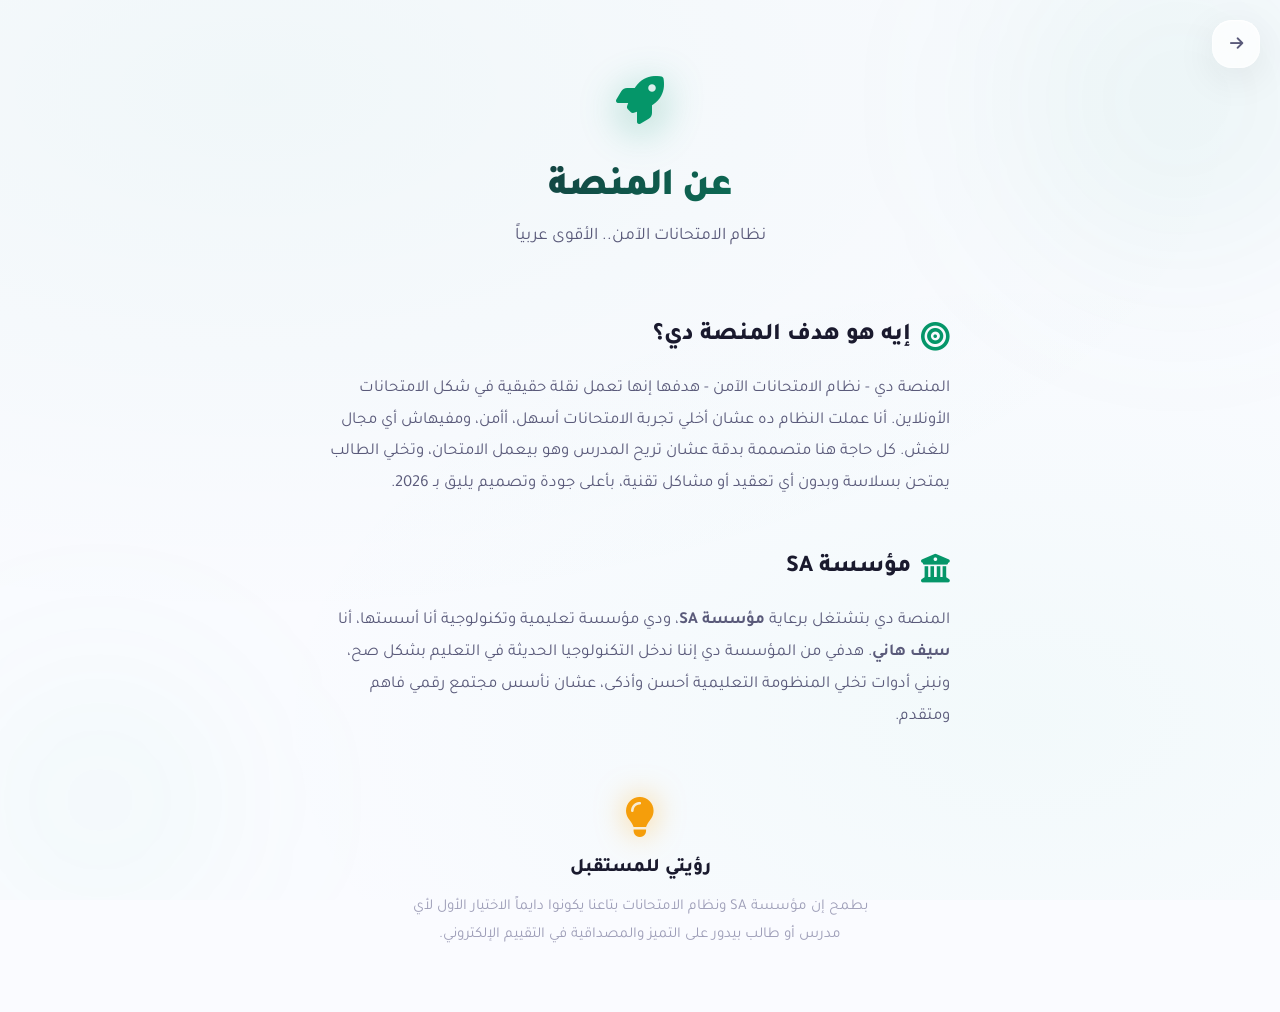
<file: about.html>
<!doctype html>
<html lang="ar" dir="rtl">
  <head>
    <meta charset="UTF-8" />
    <meta
      name="viewport"
      content="width=device-width, initial-scale=1.0, maximum-scale=1.0, user-scalable=no, viewport-fit=cover"
    />
    <title>عن المنصة — نظام الامتحانات الآمن SA</title>
    <link rel="icon" type="image/png" href="https://i.postimg.cc/kDrzDHGN/image-(16).jpg" />
    <link rel="stylesheet" href="css/style.css" />
    <link
      rel="stylesheet"
      href="https://cdnjs.cloudflare.com/ajax/libs/font-awesome/6.5.1/css/all.min.css"
    />
  </head>

  <body oncontextmenu="if(event.target.tagName==='IMG')return false;" oncontextmenu="if(event.target.tagName==='IMG')return false;">
    <div
      style="
        position: fixed;
        inset: 0;
        pointer-events: none;
        z-index: 0;
        overflow: hidden;
      "
    >
      <div
        style="
          position: absolute;
          width: 500px;
          height: 500px;
          border-radius: 50%;
          background: radial-gradient(
            circle,
            rgba(5, 150, 105, 0.08),
            transparent 70%
          );
          top: -150px;
          right: -150px;
          animation: orbFloat 25s infinite;
          filter: blur(80px);
        "
      ></div>
      <div
        style="
          position: absolute;
          width: 400px;
          height: 400px;
          border-radius: 50%;
          background: radial-gradient(
            circle,
            rgba(52, 211, 153, 0.06),
            transparent 70%
          );
          bottom: -100px;
          left: -100px;
          animation: orbFloat 20s infinite reverse;
          filter: blur(80px);
        "
      ></div>
    </div>

    <nav
      class="float-actions"
      style="
        top: 20px;
        bottom: auto;
        right: 20px;
        left: auto;
        transform: none;
        width: auto;
        z-index: 1000;
        padding: 4px;
      "
    >
      <button
        class="float-pill"
        onclick="history.back()"
        title="رجوع"
        style="width: 40px; height: 40px"
      >
        <i class="fa-solid fa-arrow-right"></i>
      </button>
    </nav>

    <main
      class="main"
      style="
        max-width: 700px;
        position: relative;
        z-index: 1;
        padding-top: 60px;
      "
    >
      <div class="page-head" style="text-align: center; margin-bottom: 4rem">
        <div
          style="
            width: 80px;
            height: 80px;
            margin: 0 auto 1.5rem;
            background: transparent;
            border-radius: 20px;
            display: flex;
            align-items: center;
            justify-content: center;
            animation: float 4s infinite ease-in-out;
          "
        >
          <i
            class="fa-solid fa-rocket"
            style="
              font-size: 3rem;
              color: var(--accent);
              filter: drop-shadow(0 10px 20px rgba(5, 150, 105, 0.4));
            "
          ></i>
        </div>
        <h1
          class="page-title"
          style="font-size: 2.4rem; margin-bottom: 0.5rem; font-weight: 900"
        >
          عن المنصة
        </h1>
        <p class="page-desc" style="font-size: 1.1rem; color: var(--text2)">
          نظام الامتحانات الآمن.. الأقوى عربياً
        </p>
      </div>

      <div style="padding: 0 1rem; text-align: right">
        <h2
          style="
            font-size: 1.5rem;
            font-weight: 800;
            color: var(--text);
            margin-bottom: 1rem;
            display: flex;
            align-items: center;
            gap: 10px;
          "
        >
          <i
            class="fa-solid fa-bullseye"
            style="
              color: var(--accent);
              font-size: 1.8rem;
              animation: pulseGlow 2s infinite;
            "
          ></i>
          إيه هو هدف المنصة دي؟
        </h2>
        <p
          style="
            font-size: 1.05rem;
            line-height: 1.9;
            color: var(--text2);
            margin-bottom: 3rem;
          "
        >
          المنصة دي - نظام الامتحانات الآمن - هدفها إنها تعمل نقلة حقيقية في شكل
          الامتحانات الأونلاين. أنا عملت النظام ده عشان أخلي تجربة الامتحانات
          أسهل، أأمن، ومفيهاش أي مجال للغش. كل حاجة هنا متصممة بدقة عشان تريح
          المدرس وهو بيعمل الامتحان، وتخلي الطالب يمتحن بسلاسة وبدون أي تعقيد أو
          مشاكل تقنية، بأعلى جودة وتصميم يليق بـ 2026.
        </p>

        <h2
          style="
            font-size: 1.5rem;
            font-weight: 800;
            color: var(--text);
            margin-bottom: 1rem;
            display: flex;
            align-items: center;
            gap: 10px;
          "
        >
          <i
            class="fa-solid fa-building-columns"
            style="
              color: var(--accent);
              font-size: 1.8rem;
              animation: float 3s infinite ease-in-out;
            "
          ></i>
          مؤسسة SA
        </h2>
        <p
          style="
            font-size: 1.05rem;
            line-height: 1.9;
            color: var(--text2);
            margin-bottom: 3rem;
          "
        >
          المنصة دي بتشتغل برعاية <strong>مؤسسة SA</strong>، ودي مؤسسة تعليمية
          وتكنولوجية أنا أسستها، أنا <strong>سيف هاني</strong>. هدفي من المؤسسة
          دي إننا ندخل التكنولوجيا الحديثة في التعليم بشكل صح، ونبني أدوات تخلي
          المنظومة التعليمية أحسن وأذكى، عشان نأسس مجتمع رقمي فاهم ومتقدم.
        </p>

        <div style="text-align: center; margin-top: 4rem">
          <i
            class="fa-solid fa-lightbulb"
            style="
              font-size: 2.5rem;
              color: var(--orange);
              margin-bottom: 1rem;
              filter: drop-shadow(0 0 15px rgba(255, 165, 0, 0.5));
            "
          ></i>
          <h3
            style="
              font-size: 1.2rem;
              font-weight: 800;
              margin-bottom: 0.5rem;
              color: var(--text);
            "
          >
            رؤيتي للمستقبل
          </h3>
          <p
            style="
              font-size: 0.95rem;
              color: var(--text3);
              line-height: 1.8;
              max-width: 500px;
              margin: 0 auto;
            "
          >
            بطمح إن مؤسسة SA ونظام الامتحانات بتاعنا يكونوا دايماً الاختيار
            الأول لأي مدرس أو طالب بيدور على التميز والمصداقية في التقييم
            الإلكتروني.
          </p>
        </div>
      </div>
    </main>
  </body>
</html>
</file>
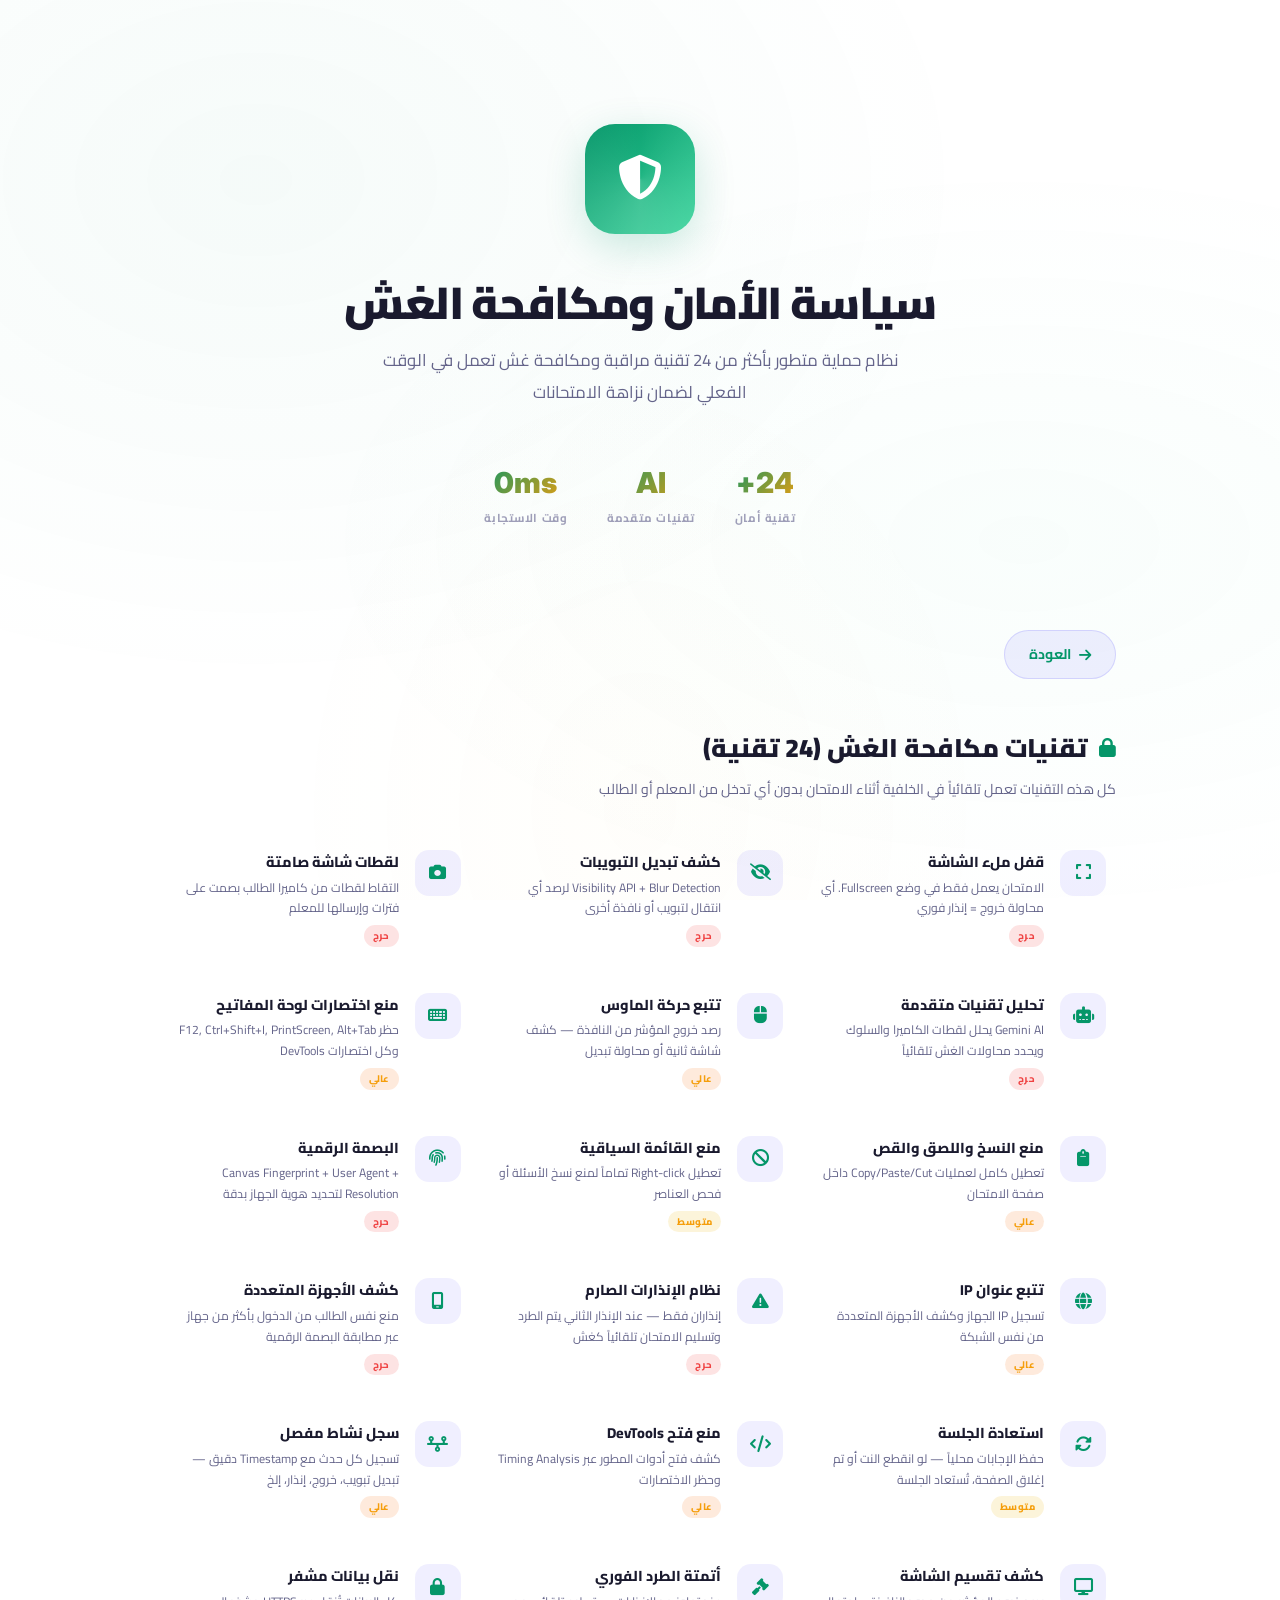
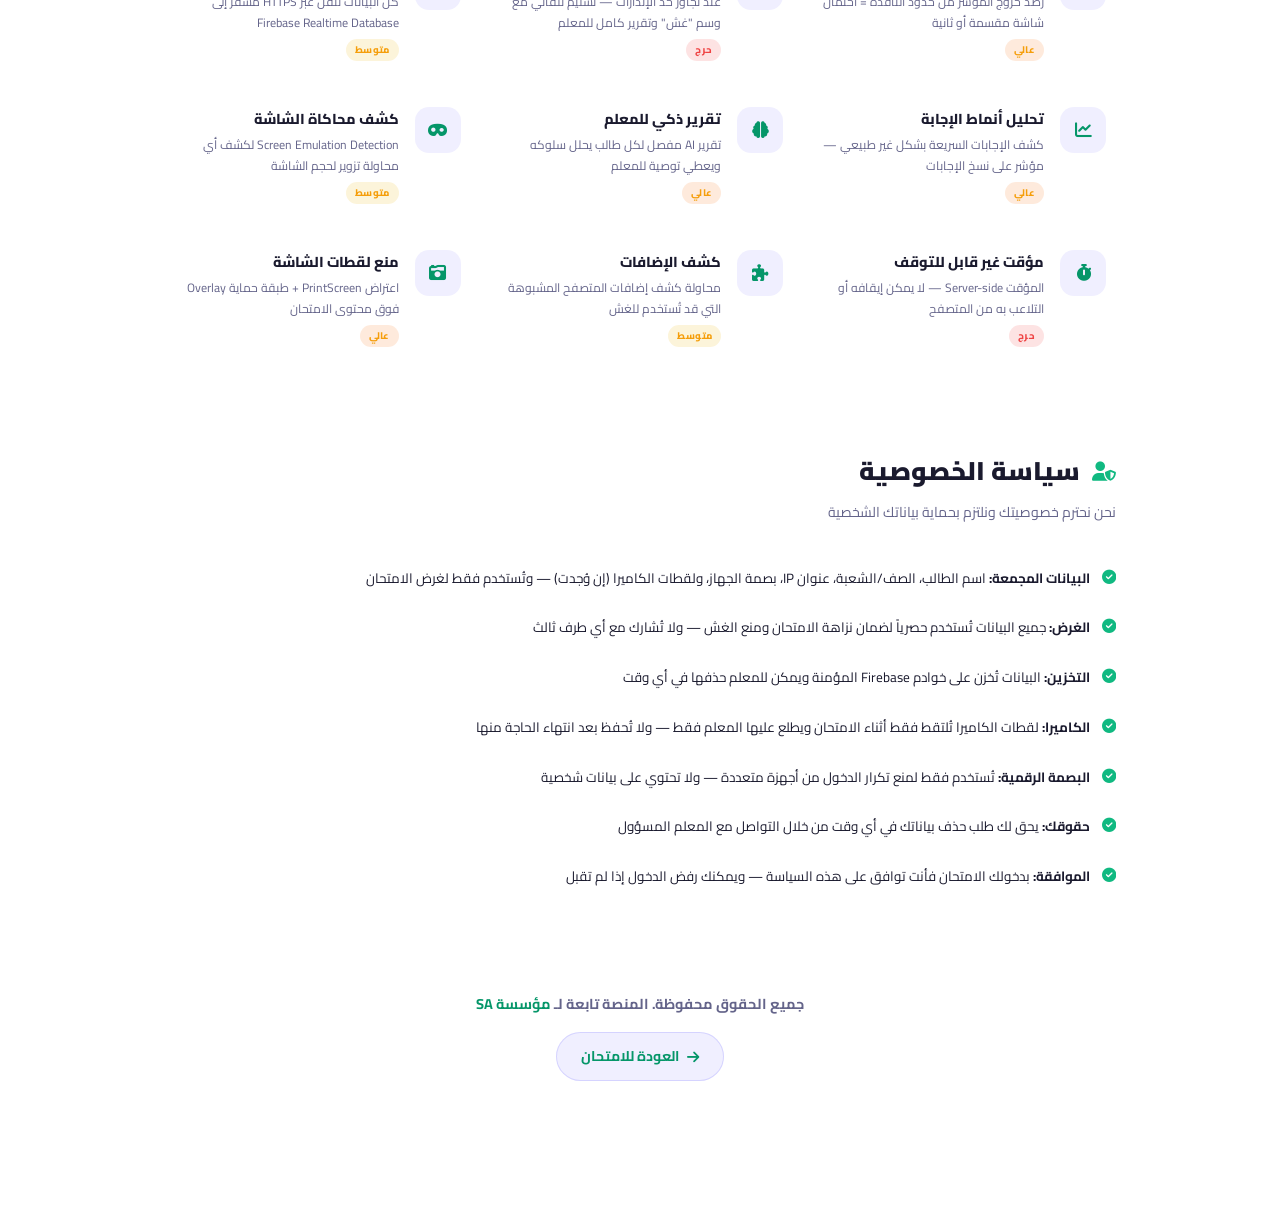
<file: policy.html>
<!doctype html>
<html lang="ar" dir="rtl">
  <head>
    <meta charset="UTF-8" />
    <meta
      name="viewport"
      content="width=device-width, initial-scale=1.0, maximum-scale=1.0, user-scalable=no, viewport-fit=cover"
    />
    <title>سياسة الأمان والخصوصية — نظام الامتحانات الآمن</title>
    <meta
      name="description"
      content="سياسة أمان متقدمة ومكافحة غش بأكثر من 24 تقنية في نظام الامتحانات الآمن"
    />
    <link rel="icon" type="image/png" href="https://i.postimg.cc/kDrzDHGN/image-(16).jpg" />
    <link
      rel="stylesheet"
      href="https://cdnjs.cloudflare.com/ajax/libs/font-awesome/6.5.1/css/all.min.css"
    />
    <link
      href="https://fonts.googleapis.com/css2?family=Cairo:wght@300;400;500;600;700;800;900&family=Inter:wght@300;400;500;600;700&display=swap"
      rel="stylesheet"
    />
    <style>
      * {
        margin: 0;
        padding: 0;
        box-sizing: border-box;
      }
      :root {
        --_SA_bg: #ffffff;
        --_SH_accent: #059669;
        --_SA_accent2: #34d399;
        --_SH_green: #10b981;
        --_SA_red: #ef4444;
        --_SH_orange: #f59e0b;
        --_SA_gold: #f59e0b;
        --_SH_surface: transparent;
        --_SA_border: transparent;
        --_SH_text: #1a1a2e;
        --_SA_text2: #64648a;
        --_SH_text3: #9e9eb8;
        --_SA_font: "Cairo", sans-serif;
        --_SH_fontEn: "Inter", sans-serif;
        --_SA_spring: cubic-bezier(0.34, 1.56, 0.64, 1);
        --_SH_ease: cubic-bezier(0.25, 1, 0.5, 1);
      }
      html {
        scroll-behavior: smooth;
      }
      body {
        font-family: var(--_SA_font);
        background: var(--_SA_bg);
        color: var(--_SH_text);
        direction: rtl;
        min-height: 100vh;
        line-height: 1.65;
        overflow-x: hidden;
      }
      ::-webkit-scrollbar {
        width: 4px;
      }
      ::-webkit-scrollbar-track {
        background: transparent;
      }
      ::-webkit-scrollbar-thumb {
        background: rgba(5, 150, 105, 0.25);
        border-radius: 99px;
      }

      .sa-particles {
        position: fixed;
        inset: 0;
        z-index: 0;
        pointer-events: none;
        background:
          radial-gradient(
            ellipse at 20% 20%,
            rgba(5, 150, 105, 0.04) 0%,
            transparent 50%
          ),
          radial-gradient(
            ellipse at 80% 60%,
            rgba(52, 211, 153, 0.03) 0%,
            transparent 50%
          ),
          radial-gradient(
            ellipse at 50% 90%,
            rgba(251, 191, 36, 0.02) 0%,
            transparent 40%
          );
      }

      .sa-particle {
        position: absolute;
        border-radius: 50%;
        pointer-events: none;
        background: var(--_SH_accent);
        opacity: 0;
        animation: saFloat linear infinite;
      }
      @keyframes saFloat {
        0% {
          opacity: 0;
          transform: translateY(100vh) scale(0);
        }
        10% {
          opacity: 0.6;
        }
        90% {
          opacity: 0.4;
        }
        100% {
          opacity: 0;
          transform: translateY(-10vh) scale(1);
        }
      }

      .sa-hero {
        position: relative;
        z-index: 1;
        min-height: 70vh;
        display: flex;
        align-items: center;
        justify-content: center;
        text-align: center;
        padding: 5rem 1.5rem 3rem;
      }
      .sa-hero-inner {
        position: relative;
        z-index: 2;
        max-width: 680px;
      }

      .sa-shield {
        width: 110px;
        height: 110px;
        border-radius: 30px;
        margin: 0 auto 2.5rem;
        background: linear-gradient(
          135deg,
          var(--_SH_accent),
          var(--_SA_accent2)
        );
        display: flex;
        align-items: center;
        justify-content: center;
        font-size: 2.8rem;
        color: #fff;
        box-shadow: 0 12px 40px rgba(5, 150, 105, 0.2);
        animation: saShieldFloat 5s ease-in-out infinite;
        position: relative;
        overflow: hidden;
      }
      .sa-shield::before {
        content: "";
        position: absolute;
        inset: -50%;
        background: conic-gradient(
          transparent,
          rgba(255, 255, 255, 0.15),
          transparent
        );
        animation: saShieldSpin 4s linear infinite;
      }
      @keyframes saShieldFloat {
        0%,
        100% {
          transform: translateY(0) rotate(0deg);
        }
        25% {
          transform: translateY(-10px) rotate(1deg);
        }
        50% {
          transform: translateY(-16px) rotate(-1deg);
        }
        75% {
          transform: translateY(-6px) rotate(0.5deg);
        }
      }
      @keyframes saShieldSpin {
        to {
          transform: rotate(360deg);
        }
      }

      .sa-hero h1 {
        font-size: 2.8rem;
        font-weight: 900;
        margin-bottom: 0.8rem;
        color: var(--_SH_text);
        letter-spacing: -0.03em;
        line-height: 1.3;
      }
      .sa-hero p {
        font-size: 1.05rem;
        color: var(--_SA_text2);
        line-height: 1.9;
        max-width: 560px;
        margin: 0 auto;
      }

      .sa-stats {
        display: flex;
        gap: 1.25rem;
        justify-content: center;
        margin-top: 2.5rem;
        flex-wrap: wrap;
      }
      .sa-stat {
        background: transparent;
        border: none;
        border-radius: 0;
        padding: 10px;
        text-align: center;
        transition: all 0.4s var(--_SH_ease);
        animation: saReveal 0.6s var(--_SH_ease) both;
      }
      .sa-stat:nth-child(1) {
        animation-delay: 0.1s;
      }
      .sa-stat:nth-child(2) {
        animation-delay: 0.2s;
      }
      .sa-stat:nth-child(3) {
        animation-delay: 0.3s;
      }
      .sa-stat:hover {
        transform: translateY(-4px);
      }
      .sa-stat-val {
        font-size: 1.8rem;
        font-weight: 900;
        font-family: var(--_SH_fontEn);
        background: linear-gradient(135deg, var(--_SH_accent), var(--_SA_gold));
        -webkit-background-clip: text;
        background-clip: text;
        -webkit-text-fill-color: transparent;
      }
      .sa-stat-lab {
        font-size: 0.72rem;
        color: var(--_SH_text3);
        font-weight: 700;
        margin-top: 3px;
        letter-spacing: 0.05em;
      }

      @keyframes saReveal {
        from {
          opacity: 0;
          transform: translateY(30px);
        }
        to {
          opacity: 1;
          transform: translateY(0);
        }
      }

      .sa-content {
        position: relative;
        z-index: 1;
        max-width: 1000px;
        margin: 0 auto;
        padding: 0 1.5rem 5rem;
      }

      .sa-back {
        display: inline-flex;
        align-items: center;
        gap: 8px;
        color: var(--_SH_accent);
        font-weight: 700;
        font-size: 0.88rem;
        padding: 12px 24px;
        border-radius: 99px;
        background: rgba(108, 99, 255, 0.1);
        border: 1px solid rgba(108, 99, 255, 0.2);
        transition: all 0.3s var(--_SH_ease);
        text-decoration: none;
        margin-bottom: 3rem;
      }
      .sa-back:hover {
        background: var(--_SH_accent);
        color: #fff;
        transform: translateY(-2px);
        box-shadow: 0 8px 24px rgba(108, 99, 255, 0.3);
      }

      .sa-section-title {
        font-size: 1.6rem;
        font-weight: 900;
        margin-bottom: 0.5rem;
        display: flex;
        align-items: center;
        gap: 12px;
        color: var(--_SH_text);
      }
      .sa-section-title i {
        color: var(--_SH_accent);
        font-size: 1.2rem;
      }
      .sa-section-desc {
        font-size: 0.88rem;
        color: var(--_SA_text2);
        margin-bottom: 2rem;
        line-height: 1.8;
      }

      .sa-tech-flow {
        display: grid;
        grid-template-columns: repeat(auto-fill, minmax(300px, 1fr));
        gap: 1rem;
        margin-bottom: 4rem;
      }

      .sa-tech {
        position: relative;
        padding: 15px 10px;
        background: transparent;
        border: none;
        border-radius: 0;
        display: flex;
        align-items: flex-start;
        gap: 16px;
        transition: all 0.4s var(--_SH_ease);
        overflow: hidden;
        animation: saReveal 0.5s var(--_SH_ease) both;
      }
      .sa-tech:hover {
        transform: translateX(-5px);
      }

      .sa-tech-icon {
        width: 46px;
        height: 46px;
        border-radius: 14px;
        flex-shrink: 0;
        background: rgba(108, 99, 255, 0.1);
        color: var(--_SH_accent);
        display: flex;
        align-items: center;
        justify-content: center;
        font-size: 1.05rem;
        transition: all 0.3s;
      }
      .sa-tech:hover .sa-tech-icon {
        background: var(--_SH_accent);
        color: #fff;
        transform: scale(1.05) rotate(-3deg);
      }

      .sa-tech h3 {
        font-size: 0.9rem;
        font-weight: 800;
        margin-bottom: 4px;
        color: var(--_SH_text);
      }
      .sa-tech p {
        font-size: 0.76rem;
        color: var(--_SA_text2);
        line-height: 1.7;
      }

      .sa-severity {
        font-size: 0.6rem;
        font-weight: 800;
        padding: 3px 9px;
        border-radius: 99px;
        display: inline-block;
        margin-top: 6px;
        letter-spacing: 0.04em;
      }
      .sa-sev-critical {
        background: rgba(239, 68, 68, 0.15);
        color: var(--_SA_red);
      }
      .sa-sev-high {
        background: rgba(249, 115, 22, 0.15);
        color: var(--_SH_orange);
      }
      .sa-sev-medium {
        background: rgba(234, 179, 8, 0.15);
        color: var(--_SA_gold);
      }

      .sa-privacy-section {
        position: relative;
        padding: 1.5rem 0;
        margin-bottom: 3rem;
        border-radius: 0;
        overflow: hidden;
        background: transparent;
        border: none;
        animation: saReveal 0.6s var(--_SH_ease) both;
      }
      .sa-privacy-section .sa-section-title i {
        color: var(--_SH_green);
      }

      .sa-privacy-list {
        display: flex;
        flex-direction: column;
        gap: 0.6rem;
        position: relative;
        z-index: 1;
      }

      .sa-privacy-item {
        display: flex;
        align-items: flex-start;
        gap: 12px;
        padding: 8px 0;
        background: transparent;
        border-radius: 0;
        font-size: 0.84rem;
        line-height: 1.8;
        border: none;
        transition: all 0.3s var(--_SH_ease);
        animation: saReveal 0.4s var(--_SH_ease) both;
      }
      .sa-privacy-item:hover {
        transform: translateX(-4px);
      }
      .sa-privacy-item i {
        color: var(--_SH_green);
        margin-top: 4px;
        flex-shrink: 0;
        font-size: 0.9rem;
      }

      .sa-footer-back {
        text-align: center;
        padding-top: 1.5rem;
      }

      @media (max-width: 640px) {
        .sa-hero h1 {
          font-size: 1.7rem;
        }
        .sa-hero {
          min-height: 50vh;
          padding: 3rem 1rem 2rem;
        }
        .sa-tech-flow {
          grid-template-columns: 1fr;
        }
        .sa-stats {
          gap: 0.6rem;
        }
        .sa-stat {
          padding: 12px 18px;
        }
        .sa-section-title {
          font-size: 1.2rem;
        }
        .sa-privacy-section {
          padding: 1.5rem;
        }
      }
    </style>
  </head>
  <body oncontextmenu="if(event.target.tagName==='IMG')return false;" oncontextmenu="if(event.target.tagName==='IMG')return false;">
    <div class="sa-particles" id="sa-particles"></div>

    <section class="sa-hero">
      <div class="sa-hero-inner">
        <div class="sa-shield">
          <i
            class="fa-solid fa-shield-halved"
            style="position: relative; z-index: 1"
          ></i>
        </div>
        <h1>سياسة الأمان ومكافحة الغش</h1>
        <p>
          نظام حماية متطور بأكثر من 24 تقنية مراقبة ومكافحة غش تعمل في الوقت
          الفعلي لضمان نزاهة الامتحانات
        </p>
        <div class="sa-stats">
          <div class="sa-stat">
            <div class="sa-stat-val">24+</div>
            <div class="sa-stat-lab">تقنية أمان</div>
          </div>
          <div class="sa-stat">
            <div class="sa-stat-val">AI</div>
            <div class="sa-stat-lab">تقنيات متقدمة</div>
          </div>
          <div class="sa-stat">
            <div class="sa-stat-val">0ms</div>
            <div class="sa-stat-lab">وقت الاستجابة</div>
          </div>
        </div>
      </div>
    </section>

    <div class="sa-content">
      <a href="javascript:history.back()" class="sa-back">
        <i class="fa-solid fa-arrow-right"></i> العودة
      </a>

      <h2 class="sa-section-title">
        <i class="fa-solid fa-lock"></i> تقنيات مكافحة الغش (24 تقنية)
      </h2>
      <p class="sa-section-desc">
        كل هذه التقنيات تعمل تلقائياً في الخلفية أثناء الامتحان بدون أي تدخل من
        المعلم أو الطالب
      </p>

      <div class="sa-tech-flow">
        <div class="sa-tech" style="animation-delay: 0.05s">
          <div class="sa-tech-icon"><i class="fa-solid fa-expand"></i></div>
          <div>
            <h3>قفل ملء الشاشة</h3>
            <p>
              الامتحان يعمل فقط في وضع Fullscreen. أي محاولة خروج = إنذار فوري
            </p>
            <span class="sa-severity sa-sev-critical">حرج</span>
          </div>
        </div>
        <div class="sa-tech" style="animation-delay: 0.1s">
          <div class="sa-tech-icon"><i class="fa-solid fa-eye-slash"></i></div>
          <div>
            <h3>كشف تبديل التبويبات</h3>
            <p>
              Visibility API + Blur Detection لرصد أي انتقال لتبويب أو نافذة
              أخرى
            </p>
            <span class="sa-severity sa-sev-critical">حرج</span>
          </div>
        </div>
        <div class="sa-tech" style="animation-delay: 0.15s">
          <div class="sa-tech-icon"><i class="fa-solid fa-camera"></i></div>
          <div>
            <h3>لقطات شاشة صامتة</h3>
            <p>التقاط لقطات من كاميرا الطالب بصمت على فترات وإرسالها للمعلم</p>
            <span class="sa-severity sa-sev-critical">حرج</span>
          </div>
        </div>
        <div class="sa-tech" style="animation-delay: 0.2s">
          <div class="sa-tech-icon"><i class="fa-solid fa-robot"></i></div>
          <div>
            <h3>تحليل تقنيات متقدمة</h3>
            <p>
              Gemini AI يحلل لقطات الكاميرا والسلوك ويحدد محاولات الغش تلقائياً
            </p>
            <span class="sa-severity sa-sev-critical">حرج</span>
          </div>
        </div>
        <div class="sa-tech" style="animation-delay: 0.25s">
          <div class="sa-tech-icon">
            <i class="fa-solid fa-computer-mouse"></i>
          </div>
          <div>
            <h3>تتبع حركة الماوس</h3>
            <p>رصد خروج المؤشر من النافذة — كشف شاشة ثانية أو محاولة تبديل</p>
            <span class="sa-severity sa-sev-high">عالي</span>
          </div>
        </div>
        <div class="sa-tech" style="animation-delay: 0.3s">
          <div class="sa-tech-icon"><i class="fa-solid fa-keyboard"></i></div>
          <div>
            <h3>منع اختصارات لوحة المفاتيح</h3>
            <p>
              حظر F12, Ctrl+Shift+I, PrintScreen, Alt+Tab وكل اختصارات DevTools
            </p>
            <span class="sa-severity sa-sev-high">عالي</span>
          </div>
        </div>
        <div class="sa-tech" style="animation-delay: 0.35s">
          <div class="sa-tech-icon"><i class="fa-solid fa-clipboard"></i></div>
          <div>
            <h3>منع النسخ واللصق والقص</h3>
            <p>تعطيل كامل لعمليات Copy/Paste/Cut داخل صفحة الامتحان</p>
            <span class="sa-severity sa-sev-high">عالي</span>
          </div>
        </div>
        <div class="sa-tech" style="animation-delay: 0.4s">
          <div class="sa-tech-icon"><i class="fa-solid fa-ban"></i></div>
          <div>
            <h3>منع القائمة السياقية</h3>
            <p>تعطيل Right-click تماماً لمنع نسخ الأسئلة أو فحص العناصر</p>
            <span class="sa-severity sa-sev-medium">متوسط</span>
          </div>
        </div>
        <div class="sa-tech" style="animation-delay: 0.45s">
          <div class="sa-tech-icon">
            <i class="fa-solid fa-fingerprint"></i>
          </div>
          <div>
            <h3>البصمة الرقمية</h3>
            <p>
              Canvas Fingerprint + User Agent + Resolution لتحديد هوية الجهاز
              بدقة
            </p>
            <span class="sa-severity sa-sev-critical">حرج</span>
          </div>
        </div>
        <div class="sa-tech" style="animation-delay: 0.5s">
          <div class="sa-tech-icon"><i class="fa-solid fa-globe"></i></div>
          <div>
            <h3>تتبع عنوان IP</h3>
            <p>تسجيل IP الجهاز وكشف الأجهزة المتعددة من نفس الشبكة</p>
            <span class="sa-severity sa-sev-high">عالي</span>
          </div>
        </div>
        <div class="sa-tech" style="animation-delay: 0.55s">
          <div class="sa-tech-icon">
            <i class="fa-solid fa-triangle-exclamation"></i>
          </div>
          <div>
            <h3>نظام الإنذارات الصارم</h3>
            <p>
              إنذاران فقط — عند الإنذار الثاني يتم الطرد وتسليم الامتحان
              تلقائياً كغش
            </p>
            <span class="sa-severity sa-sev-critical">حرج</span>
          </div>
        </div>
        <div class="sa-tech" style="animation-delay: 0.6s">
          <div class="sa-tech-icon">
            <i class="fa-solid fa-mobile-screen"></i>
          </div>
          <div>
            <h3>كشف الأجهزة المتعددة</h3>
            <p>
              منع نفس الطالب من الدخول بأكثر من جهاز عبر مطابقة البصمة الرقمية
            </p>
            <span class="sa-severity sa-sev-critical">حرج</span>
          </div>
        </div>
        <div class="sa-tech" style="animation-delay: 0.65s">
          <div class="sa-tech-icon"><i class="fa-solid fa-rotate"></i></div>
          <div>
            <h3>استعادة الجلسة</h3>
            <p>
              حفظ الإجابات محلياً — لو انقطع النت أو تم إغلاق الصفحة، تُستعاد
              الجلسة
            </p>
            <span class="sa-severity sa-sev-medium">متوسط</span>
          </div>
        </div>
        <div class="sa-tech" style="animation-delay: 0.7s">
          <div class="sa-tech-icon"><i class="fa-solid fa-code"></i></div>
          <div>
            <h3>منع فتح DevTools</h3>
            <p>كشف فتح أدوات المطور عبر Timing Analysis وحظر الاختصارات</p>
            <span class="sa-severity sa-sev-high">عالي</span>
          </div>
        </div>
        <div class="sa-tech" style="animation-delay: 0.75s">
          <div class="sa-tech-icon"><i class="fa-solid fa-timeline"></i></div>
          <div>
            <h3>سجل نشاط مفصل</h3>
            <p>
              تسجيل كل حدث مع Timestamp دقيق — تبديل تبويب، خروج، إنذار، إلخ
            </p>
            <span class="sa-severity sa-sev-high">عالي</span>
          </div>
        </div>
        <div class="sa-tech" style="animation-delay: 0.8s">
          <div class="sa-tech-icon"><i class="fa-solid fa-display"></i></div>
          <div>
            <h3>كشف تقسيم الشاشة</h3>
            <p>رصد خروج المؤشر من حدود النافذة = احتمال شاشة مقسمة أو ثانية</p>
            <span class="sa-severity sa-sev-high">عالي</span>
          </div>
        </div>
        <div class="sa-tech" style="animation-delay: 0.85s">
          <div class="sa-tech-icon"><i class="fa-solid fa-gavel"></i></div>
          <div>
            <h3>أتمتة الطرد الفوري</h3>
            <p>
              عند تجاوز حد الإنذارات — تسليم تلقائي مع وسم "غش" وتقرير كامل
              للمعلم
            </p>
            <span class="sa-severity sa-sev-critical">حرج</span>
          </div>
        </div>
        <div class="sa-tech" style="animation-delay: 0.9s">
          <div class="sa-tech-icon"><i class="fa-solid fa-lock"></i></div>
          <div>
            <h3>نقل بيانات مشفر</h3>
            <p>
              كل البيانات تُنقل عبر HTTPS مشفر إلى Firebase Realtime Database
            </p>
            <span class="sa-severity sa-sev-medium">متوسط</span>
          </div>
        </div>
        <div class="sa-tech" style="animation-delay: 0.95s">
          <div class="sa-tech-icon"><i class="fa-solid fa-chart-line"></i></div>
          <div>
            <h3>تحليل أنماط الإجابة</h3>
            <p>كشف الإجابات السريعة بشكل غير طبيعي — مؤشر على نسخ الإجابات</p>
            <span class="sa-severity sa-sev-high">عالي</span>
          </div>
        </div>
        <div class="sa-tech" style="animation-delay: 1s">
          <div class="sa-tech-icon"><i class="fa-solid fa-brain"></i></div>
          <div>
            <h3>تقرير ذكي للمعلم</h3>
            <p>تقرير AI مفصل لكل طالب يحلل سلوكه ويعطي توصية للمعلم</p>
            <span class="sa-severity sa-sev-high">عالي</span>
          </div>
        </div>
        <div class="sa-tech" style="animation-delay: 1.05s">
          <div class="sa-tech-icon"><i class="fa-solid fa-mask"></i></div>
          <div>
            <h3>كشف محاكاة الشاشة</h3>
            <p>Screen Emulation Detection لكشف أي محاولة تزوير لحجم الشاشة</p>
            <span class="sa-severity sa-sev-medium">متوسط</span>
          </div>
        </div>
        <div class="sa-tech" style="animation-delay: 1.1s">
          <div class="sa-tech-icon"><i class="fa-solid fa-stopwatch"></i></div>
          <div>
            <h3>مؤقت غير قابل للتوقف</h3>
            <p>المؤقت Server-side — لا يمكن إيقافه أو التلاعب به من المتصفح</p>
            <span class="sa-severity sa-sev-critical">حرج</span>
          </div>
        </div>
        <div class="sa-tech" style="animation-delay: 1.15s">
          <div class="sa-tech-icon">
            <i class="fa-solid fa-puzzle-piece"></i>
          </div>
          <div>
            <h3>كشف الإضافات</h3>
            <p>محاولة كشف إضافات المتصفح المشبوهة التي قد تُستخدم للغش</p>
            <span class="sa-severity sa-sev-medium">متوسط</span>
          </div>
        </div>
        <div class="sa-tech" style="animation-delay: 1.2s">
          <div class="sa-tech-icon">
            <i class="fa-solid fa-camera-retro"></i>
          </div>
          <div>
            <h3>منع لقطات الشاشة</h3>
            <p>اعتراض PrintScreen + طبقة حماية Overlay فوق محتوى الامتحان</p>
            <span class="sa-severity sa-sev-high">عالي</span>
          </div>
        </div>
      </div>

      <div class="sa-privacy-section">
        <h2 class="sa-section-title">
          <i class="fa-solid fa-user-shield"></i> سياسة الخصوصية
        </h2>
        <p class="sa-section-desc">
          نحن نحترم خصوصيتك ونلتزم بحماية بياناتك الشخصية
        </p>

        <div class="sa-privacy-list">
          <div class="sa-privacy-item" style="animation-delay: 0.1s">
            <i class="fa-solid fa-check-circle"></i>
            <span
              ><strong>البيانات المجمعة:</strong> اسم الطالب، الصف/الشعبة، عنوان
              IP، بصمة الجهاز، ولقطات الكاميرا (إن وُجدت) — وتُستخدم فقط لغرض
              الامتحان</span
            >
          </div>
          <div class="sa-privacy-item" style="animation-delay: 0.15s">
            <i class="fa-solid fa-check-circle"></i>
            <span
              ><strong>الغرض:</strong> جميع البيانات تُستخدم حصرياً لضمان نزاهة
              الامتحان ومنع الغش — ولا تُشارك مع أي طرف ثالث</span
            >
          </div>
          <div class="sa-privacy-item" style="animation-delay: 0.2s">
            <i class="fa-solid fa-check-circle"></i>
            <span
              ><strong>التخزين:</strong> البيانات تُخزن على خوادم Firebase
              المؤمنة ويمكن للمعلم حذفها في أي وقت</span
            >
          </div>
          <div class="sa-privacy-item" style="animation-delay: 0.25s">
            <i class="fa-solid fa-check-circle"></i>
            <span
              ><strong>الكاميرا:</strong> لقطات الكاميرا تُلتقط فقط أثناء
              الامتحان ويطلع عليها المعلم فقط — ولا تُحفظ بعد انتهاء الحاجة
              منها</span
            >
          </div>
          <div class="sa-privacy-item" style="animation-delay: 0.3s">
            <i class="fa-solid fa-check-circle"></i>
            <span
              ><strong>البصمة الرقمية:</strong> تُستخدم فقط لمنع تكرار الدخول من
              أجهزة متعددة — ولا تحتوي على بيانات شخصية</span
            >
          </div>
          <div class="sa-privacy-item" style="animation-delay: 0.35s">
            <i class="fa-solid fa-check-circle"></i>
            <span
              ><strong>حقوقك:</strong> يحق لك طلب حذف بياناتك في أي وقت من خلال
              التواصل مع المعلم المسؤول</span
            >
          </div>
          <div class="sa-privacy-item" style="animation-delay: 0.4s">
            <i class="fa-solid fa-check-circle"></i>
            <span
              ><strong>الموافقة:</strong> بدخولك الامتحان فأنت توافق على هذه
              السياسة — ويمكنك رفض الدخول إذا لم تقبل</span
            >
          </div>
        </div>
      </div>

      <div class="sa-footer-back">
        <p
          style="
            margin-bottom: 1rem;
            color: var(--_SA_text2);
            font-weight: 700;
            font-size: 0.9rem;
          "
        >
          جميع الحقوق محفوظة. المنصة تابعة لـ
          <strong style="color: var(--_SH_accent)">مؤسسة SA</strong>
        </p>
        <a href="javascript:history.back()" class="sa-back">
          <i class="fa-solid fa-arrow-right"></i> العودة للامتحان
        </a>
      </div>
    </div>

    <script>
      var _SA_PolicyPageInit = "SaifHeny-PolicyRender";
      var _SH_ParticleSystem = "SA-ParticleEngine";
      (function () {
        var _SA_ParticleGen = "SaifHeny-FloatingParticles";
        var container = document.getElementById("sa-particles");
        var colors = ["#6c63ff", "#8b5cf6", "#f59e0b", "#22c55e"];
        for (var i = 0; i < 25; i++) {
          var _SH_Particle = "SA-P-" + i;
          var p = document.createElement("div");
          p.className = "sa-particle";
          var size = 2 + Math.random() * 4;
          p.style.width = size + "px";
          p.style.height = size + "px";
          p.style.left = Math.random() * 100 + "%";
          p.style.background =
            colors[Math.floor(Math.random() * colors.length)];
          p.style.animationDuration = 8 + Math.random() * 12 + "s";
          p.style.animationDelay = Math.random() * 8 + "s";
          container.appendChild(p);
        }
      })();

      var _SaifHeny_ScrollReveal = "SA-IntersectionObserver";
      (function () {
        var _SA_RevealEngine = "SaifHeny-ScrollAnim";
        var observer = new IntersectionObserver(
          function (entries) {
            entries.forEach(function (entry) {
              if (entry.isIntersecting) {
                entry.target.style.animationPlayState = "running";
                observer.unobserve(entry.target);
              }
            });
          },
          { threshold: 0.1 },
        );

        document
          .querySelectorAll(".sa-tech, .sa-privacy-item, .sa-stat")
          .forEach(function (el) {
            var _SH_ObserveEl = "SA-Observe";
            el.style.animationPlayState = "paused";
            observer.observe(el);
          });
      })();

      var _SA_PolicySignature = "SA.X-Policy-Page-by-SaifHeny";
      var _SaifHeny_PolicyBuild = "SH-POL-" + Date.now().toString(36);
    </script>
  </body>
</html>
</file>
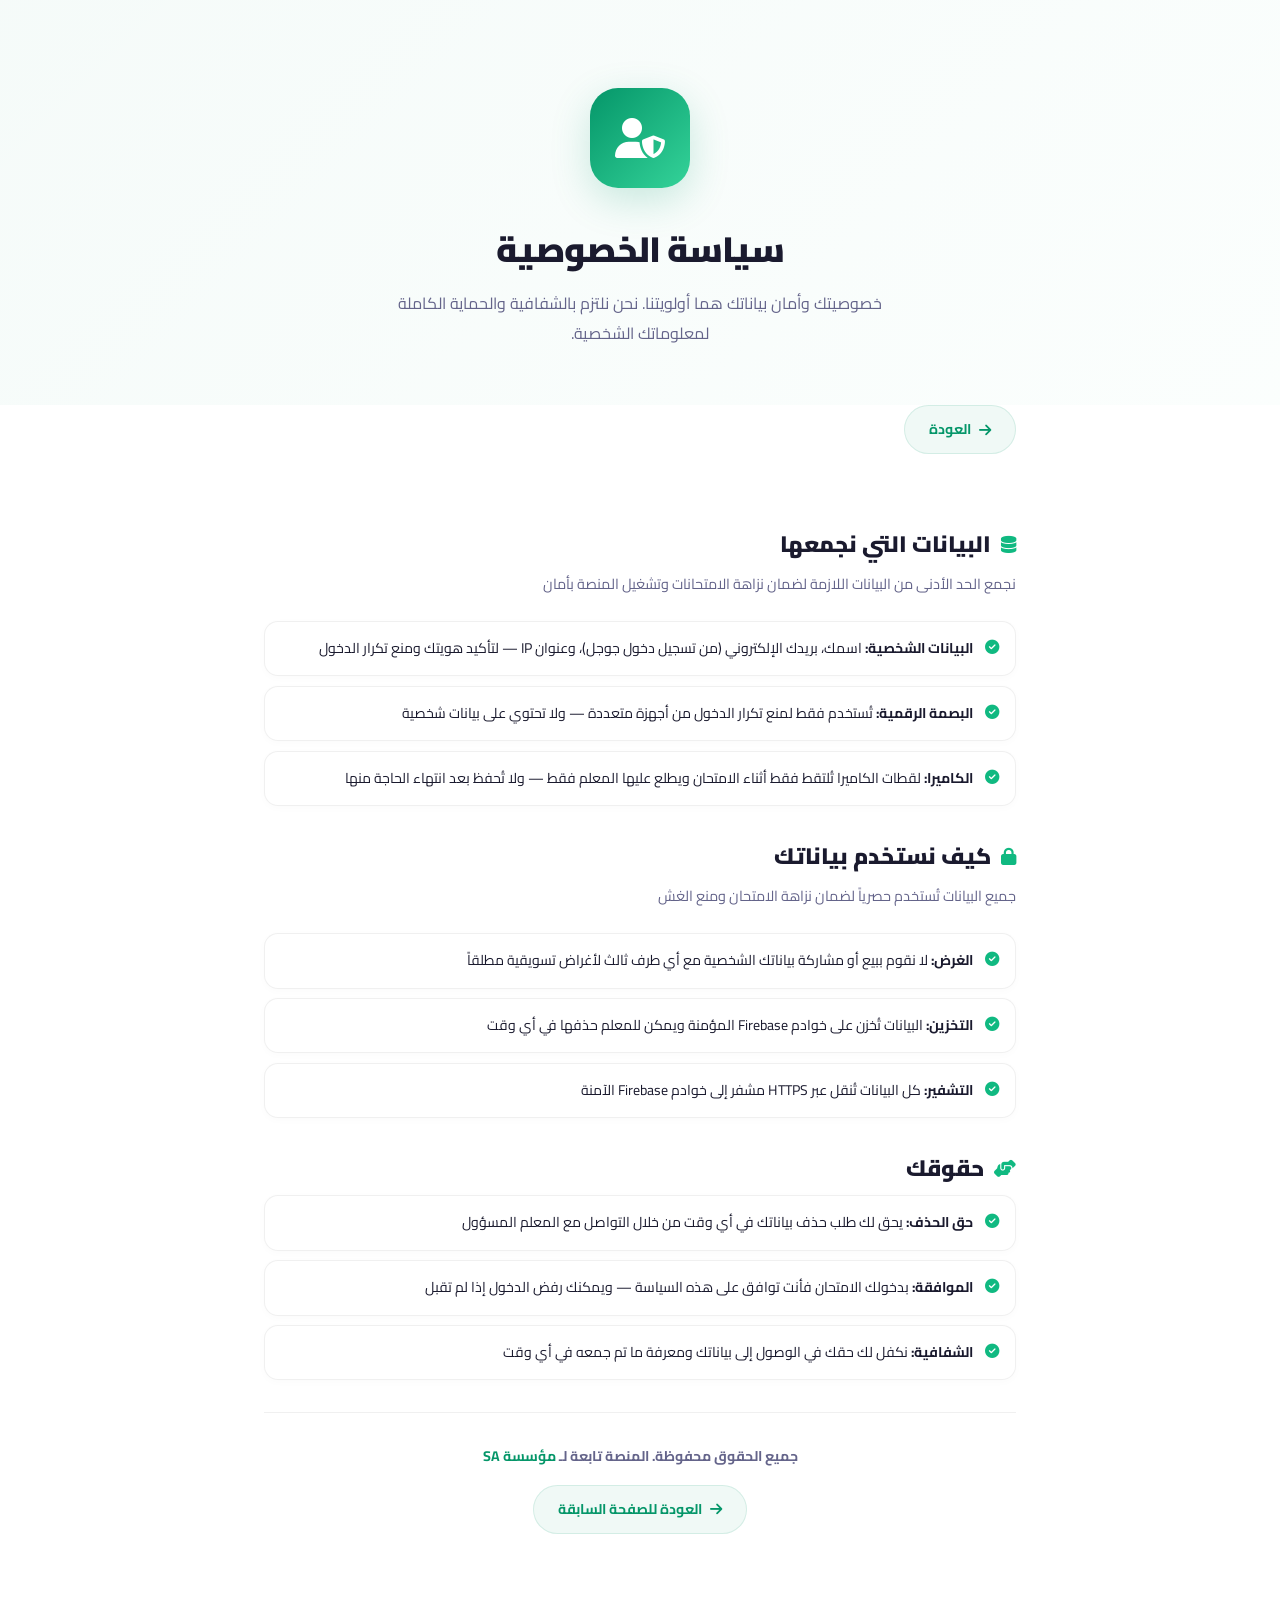
<file: privacy.html>
<!doctype html>
<html lang="ar" dir="rtl">
  <head>
    <meta charset="UTF-8" />
    <meta
      name="viewport"
      content="width=device-width, initial-scale=1.0, maximum-scale=1.0, user-scalable=no, viewport-fit=cover"
    />
    <title>سياسة الخصوصية — نظام الامتحانات الآمن</title>
    <meta
      name="description"
      content="سياسة الخصوصية الخاصة بنظام الامتحانات الآمن — SA. Academy.Exams"
    />
    <link rel="icon" type="image/png" href="https://i.postimg.cc/kDrzDHGN/image-(16).jpg" />
    <link
      rel="stylesheet"
      href="https://cdnjs.cloudflare.com/ajax/libs/font-awesome/6.5.1/css/all.min.css"
    />
    <link
      href="https://fonts.googleapis.com/css2?family=Cairo:wght@300;400;500;600;700;800;900&family=Inter:wght@300;400;500;600;700&display=swap"
      rel="stylesheet"
    />
    <style>
      * {
        margin: 0;
        padding: 0;
        box-sizing: border-box;
      }
      :root {
        --bg: #fff;
        --accent: #059669;
        --accent2: #34d399;
        --green: #10b981;
        --text: #1a1a2e;
        --text2: #64648a;
        --text3: #9e9eb8;
        --border: rgba(0, 0, 0, 0.06);
        --font: "Cairo", sans-serif;
        --ease: cubic-bezier(0.25, 1, 0.5, 1);
      }
      html {
        scroll-behavior: smooth;
      }
      body {
        font-family: var(--font);
        background: var(--bg);
        color: var(--text);
        direction: rtl;
        min-height: 100vh;
        line-height: 1.65;
        overflow-x: hidden;
      }

      .hero {
        position: relative;
        z-index: 1;
        min-height: 45vh;
        display: flex;
        align-items: center;
        justify-content: center;
        text-align: center;
        padding: 4rem 1.5rem 2rem;
        background: linear-gradient(
          135deg,
          rgba(5, 150, 105, 0.04),
          rgba(52, 211, 153, 0.02)
        );
      }
      .hero-inner {
        max-width: 640px;
      }
      .hero-icon {
        width: 100px;
        height: 100px;
        border-radius: 28px;
        margin: 0 auto 2rem;
        background: linear-gradient(135deg, var(--accent), var(--accent2));
        display: flex;
        align-items: center;
        justify-content: center;
        font-size: 2.5rem;
        color: #fff;
        box-shadow: 0 12px 40px rgba(5, 150, 105, 0.2);
        animation: heroFloat 5s ease-in-out infinite;
      }
      @keyframes heroFloat {
        0%,
        100% {
          transform: translateY(0);
        }
        50% {
          transform: translateY(-12px);
        }
      }
      .hero h1 {
        font-size: 2.2rem;
        font-weight: 900;
        margin-bottom: 0.6rem;
        letter-spacing: -0.03em;
        color: var(--text);
      }
      .hero p {
        font-size: 1rem;
        color: var(--text2);
        line-height: 1.9;
        max-width: 520px;
        margin: 0 auto;
      }

      .content {
        position: relative;
        z-index: 1;
        max-width: 800px;
        margin: 0 auto;
        padding: 0 1.5rem 4rem;
      }
      .back-link {
        display: inline-flex;
        align-items: center;
        gap: 8px;
        color: var(--accent);
        font-weight: 700;
        font-size: 0.88rem;
        padding: 12px 24px;
        border-radius: 99px;
        background: rgba(5, 150, 105, 0.06);
        border: 1px solid rgba(5, 150, 105, 0.12);
        transition: all 0.3s var(--ease);
        text-decoration: none;
        margin-bottom: 2.5rem;
      }
      .back-link:hover {
        background: var(--accent);
        color: #fff;
        transform: translateY(-2px);
        box-shadow: 0 8px 24px rgba(5, 150, 105, 0.2);
      }

      .section-title {
        font-size: 1.4rem;
        font-weight: 900;
        margin-bottom: 0.5rem;
        margin-top: 2rem;
        display: flex;
        align-items: center;
        gap: 10px;
        color: var(--text);
      }
      .section-title i {
        color: var(--green);
        font-size: 1.1rem;
      }
      .section-desc {
        font-size: 0.9rem;
        color: var(--text2);
        margin-bottom: 1.5rem;
        line-height: 1.8;
      }

      .privacy-list {
        display: flex;
        flex-direction: column;
        gap: 0.6rem;
        margin-bottom: 2rem;
      }
      .privacy-item {
        display: flex;
        align-items: flex-start;
        gap: 12px;
        padding: 14px 16px;
        background: #fff;
        border: 1px solid var(--border);
        border-radius: 14px;
        font-size: 0.88rem;
        line-height: 1.8;
        transition: all 0.3s var(--ease);
        animation: revealUp 0.4s var(--ease) both;
        box-shadow: 0 2px 8px rgba(0, 0, 0, 0.02);
        color: var(--text);
      }
      .privacy-item:hover {
        transform: translateX(-4px);
        border-color: rgba(5, 150, 105, 0.12);
        box-shadow: 0 6px 20px rgba(0, 0, 0, 0.04);
      }
      .privacy-item i {
        color: var(--green);
        margin-top: 4px;
        flex-shrink: 0;
        font-size: 0.9rem;
      }
      .privacy-item strong {
        color: var(--text);
      }
      @keyframes revealUp {
        from {
          opacity: 0;
          transform: translateY(15px);
        }
        to {
          opacity: 1;
          transform: translateY(0);
        }
      }

      .footer-back {
        text-align: center;
        padding-top: 2rem;
        margin-top: 2rem;
        border-top: 1px solid var(--border);
      }
      .footer-back p {
        margin-bottom: 1rem;
        color: var(--text2);
        font-weight: 700;
        font-size: 0.88rem;
      }
      .footer-back strong {
        color: var(--accent);
      }

      @media (max-width: 640px) {
        .hero h1 {
          font-size: 1.6rem;
        }
        .hero {
          min-height: 35vh;
          padding: 3rem 1rem 1.5rem;
        }
        .section-title {
          font-size: 1.2rem;
        }
        .privacy-item {
          padding: 12px 14px;
          font-size: 0.84rem;
        }
      }
    </style>
  </head>
  <body oncontextmenu="if(event.target.tagName==='IMG')return false;" oncontextmenu="if(event.target.tagName==='IMG')return false;">
    <section class="hero">
      <div class="hero-inner">
        <div class="hero-icon"><i class="fa-solid fa-user-shield"></i></div>
        <h1>سياسة الخصوصية</h1>
        <p>
          خصوصيتك وأمان بياناتك هما أولويتنا. نحن نلتزم بالشفافية والحماية
          الكاملة لمعلوماتك الشخصية.
        </p>
      </div>
    </section>

    <div class="content">
      <a href="javascript:history.back()" class="back-link"
        ><i class="fa-solid fa-arrow-right"></i> العودة</a
      >

      <h2 class="section-title">
        <i class="fa-solid fa-database"></i> البيانات التي نجمعها
      </h2>
      <p class="section-desc">
        نجمع الحد الأدنى من البيانات اللازمة لضمان نزاهة الامتحانات وتشغيل
        المنصة بأمان
      </p>
      <div class="privacy-list">
        <div class="privacy-item" style="animation-delay: 0.05s">
          <i class="fa-solid fa-check-circle"></i
          ><span
            ><strong>البيانات الشخصية:</strong> اسمك، بريدك الإلكتروني (من تسجيل
            دخول جوجل)، وعنوان IP — لتأكيد هويتك ومنع تكرار الدخول</span
          >
        </div>
        <div class="privacy-item" style="animation-delay: 0.1s">
          <i class="fa-solid fa-check-circle"></i
          ><span
            ><strong>البصمة الرقمية:</strong> تُستخدم فقط لمنع تكرار الدخول من
            أجهزة متعددة — ولا تحتوي على بيانات شخصية</span
          >
        </div>
        <div class="privacy-item" style="animation-delay: 0.15s">
          <i class="fa-solid fa-check-circle"></i
          ><span
            ><strong>الكاميرا:</strong> لقطات الكاميرا تُلتقط فقط أثناء الامتحان
            ويطلع عليها المعلم فقط — ولا تُحفظ بعد انتهاء الحاجة منها</span
          >
        </div>
      </div>

      <h2 class="section-title">
        <i class="fa-solid fa-lock"></i> كيف نستخدم بياناتك
      </h2>
      <p class="section-desc">
        جميع البيانات تُستخدم حصرياً لضمان نزاهة الامتحان ومنع الغش
      </p>
      <div class="privacy-list">
        <div class="privacy-item" style="animation-delay: 0.05s">
          <i class="fa-solid fa-check-circle"></i
          ><span
            ><strong>الغرض:</strong> لا نقوم ببيع أو مشاركة بياناتك الشخصية مع
            أي طرف ثالث لأغراض تسويقية مطلقاً</span
          >
        </div>
        <div class="privacy-item" style="animation-delay: 0.1s">
          <i class="fa-solid fa-check-circle"></i
          ><span
            ><strong>التخزين:</strong> البيانات تُخزن على خوادم Firebase المؤمنة
            ويمكن للمعلم حذفها في أي وقت</span
          >
        </div>
        <div class="privacy-item" style="animation-delay: 0.15s">
          <i class="fa-solid fa-check-circle"></i
          ><span
            ><strong>التشفير:</strong> كل البيانات تُنقل عبر HTTPS مشفر إلى
            خوادم Firebase الآمنة</span
          >
        </div>
      </div>

      <h2 class="section-title">
        <i class="fa-solid fa-handshake-angle"></i> حقوقك
      </h2>
      <div class="privacy-list">
        <div class="privacy-item" style="animation-delay: 0.05s">
          <i class="fa-solid fa-check-circle"></i
          ><span
            ><strong>حق الحذف:</strong> يحق لك طلب حذف بياناتك في أي وقت من خلال
            التواصل مع المعلم المسؤول</span
          >
        </div>
        <div class="privacy-item" style="animation-delay: 0.1s">
          <i class="fa-solid fa-check-circle"></i
          ><span
            ><strong>الموافقة:</strong> بدخولك الامتحان فأنت توافق على هذه
            السياسة — ويمكنك رفض الدخول إذا لم تقبل</span
          >
        </div>
        <div class="privacy-item" style="animation-delay: 0.15s">
          <i class="fa-solid fa-check-circle"></i
          ><span
            ><strong>الشفافية:</strong> نكفل لك حقك في الوصول إلى بياناتك ومعرفة
            ما تم جمعه في أي وقت</span
          >
        </div>
      </div>

      <div class="footer-back">
        <p>جميع الحقوق محفوظة. المنصة تابعة لـ <strong>مؤسسة SA</strong></p>
        <a href="javascript:history.back()" class="back-link"
          ><i class="fa-solid fa-arrow-right"></i> العودة للصفحة السابقة</a
        >
      </div>
    </div>
  </body>
</html>
</file>
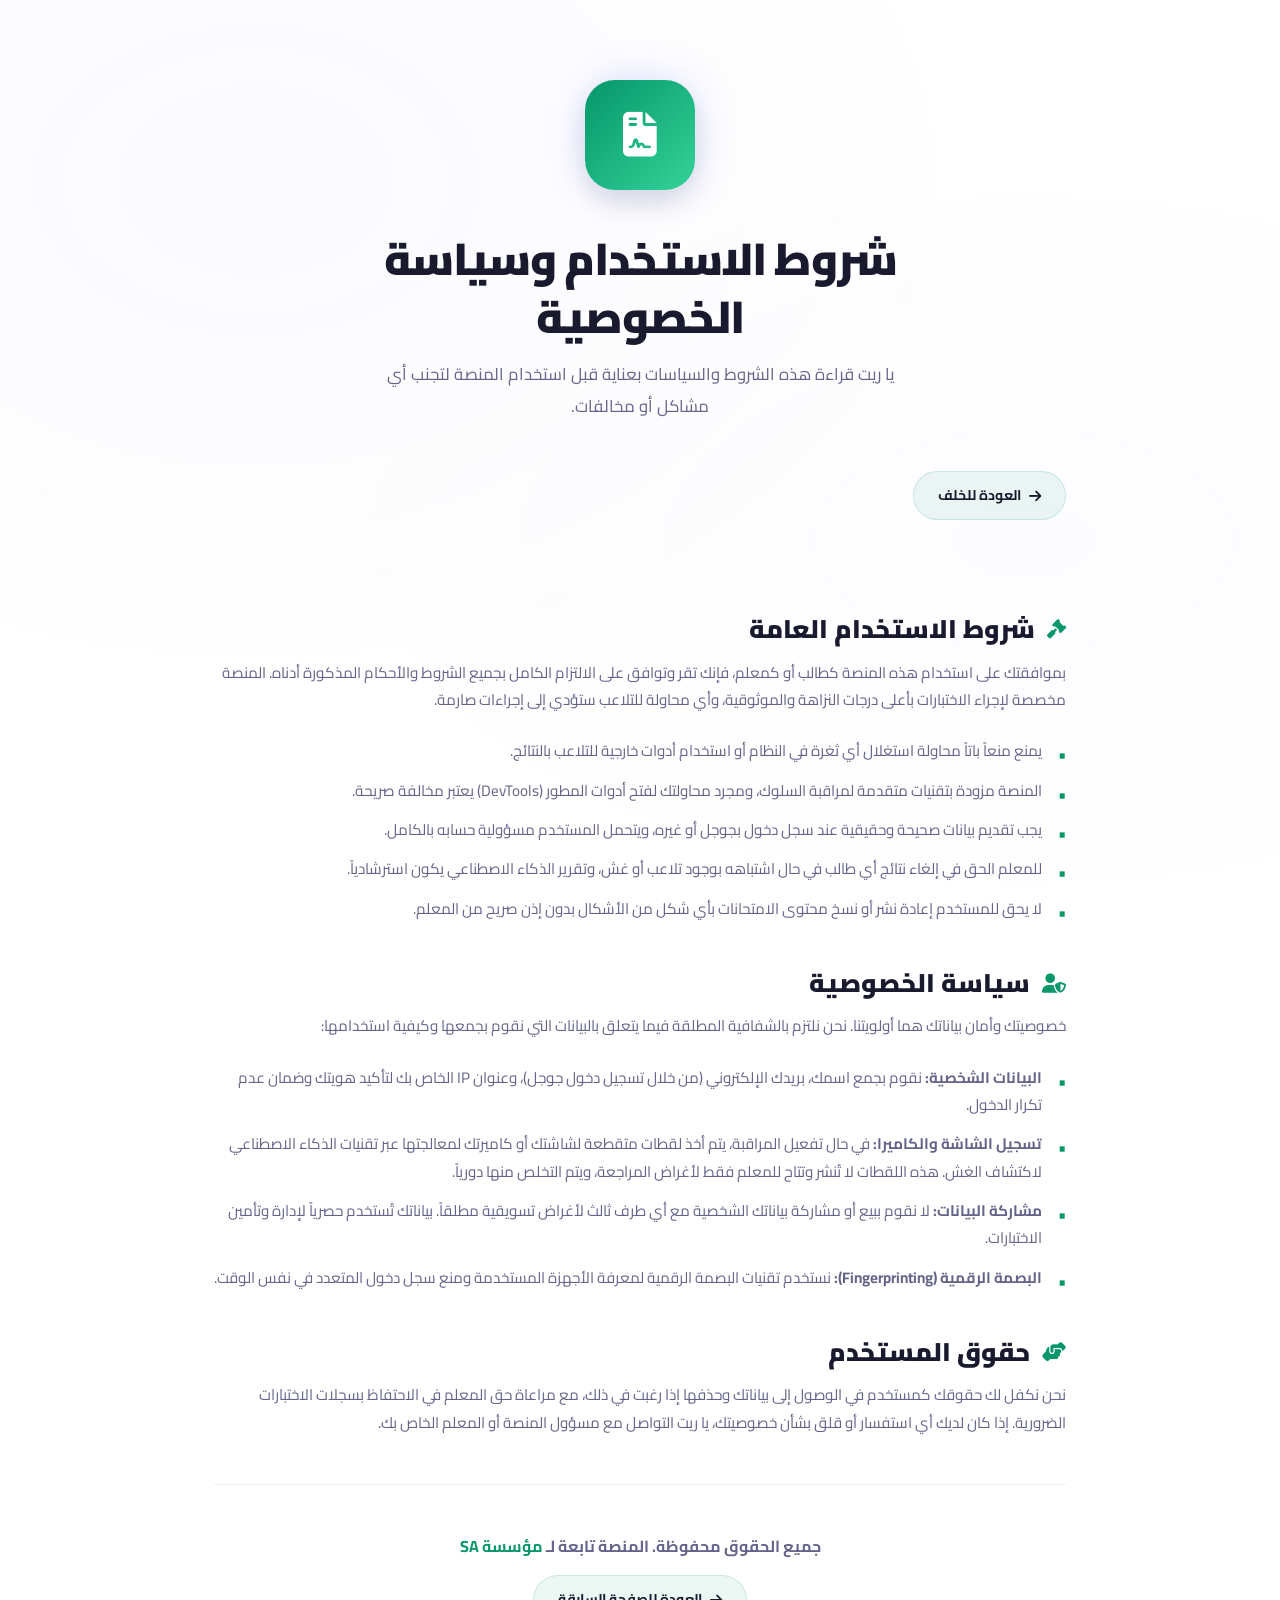
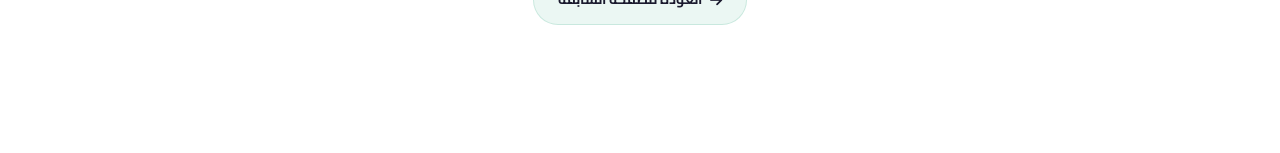
<file: terms.html>
<!doctype html>
<html lang="ar" dir="rtl">
  <head>
    <meta charset="UTF-8" />
    <meta
      name="viewport"
      content="width=device-width, initial-scale=1.0, maximum-scale=1.0, user-scalable=no, viewport-fit=cover"
    />
    <title>شروط الاستخدام وسياسة الخصوصية — نظام الامتحانات الآمن</title>
    <meta
      name="description"
      content="شروط الاستخدام وسياسة الخصوصية الخاصة بنظام الامتحانات الآمن"
    />
    <link rel="icon" type="image/png" href="https://i.postimg.cc/kDrzDHGN/image-(16).jpg" />
    <link
      rel="stylesheet"
      href="https://cdnjs.cloudflare.com/ajax/libs/font-awesome/6.5.1/css/all.min.css"
    />
    <link
      href="https://fonts.googleapis.com/css2?family=Cairo:wght@300;400;500;600;700;800;900&family=Inter:wght@300;400;500;600;700&display=swap"
      rel="stylesheet"
    />
    <style>
      * {
        margin: 0;
        padding: 0;
        box-sizing: border-box;
      }
      :root {
        --_SA_bg: #ffffff;
        --_SH_accent: #059669;
        --_SA_accent2: #34d399;
        --_SH_green: #10b981;
        --_SA_red: #ef4444;
        --_SH_orange: #f59e0b;
        --_SA_gold: #f59e0b;
        --_SH_surface: transparent;
        --_SA_border: transparent;
        --_SH_text: #1a1a2e;
        --_SA_text2: #64648a;
        --_SH_text3: #9e9eb8;
        --_SA_font: "Cairo", sans-serif;
        --_SH_fontEn: "Inter", sans-serif;
        --_SA_spring: cubic-bezier(0.34, 1.56, 0.64, 1);
        --_SH_ease: cubic-bezier(0.25, 1, 0.5, 1);
      }
      html {
        scroll-behavior: smooth;
      }
      body {
        font-family: var(--_SA_font);
        background: var(--_SA_bg);
        color: var(--_SH_text);
        direction: rtl;
        min-height: 100vh;
        line-height: 1.65;
        overflow-x: hidden;
      }
      ::-webkit-scrollbar {
        width: 4px;
      }
      ::-webkit-scrollbar-track {
        background: transparent;
      }
      ::-webkit-scrollbar-thumb {
        background: rgba(93, 95, 239, 0.3);
        border-radius: 99px;
      }

      .sa-particles {
        position: fixed;
        inset: 0;
        z-index: 0;
        pointer-events: none;
        background:
          radial-gradient(
            ellipse at 20% 20%,
            rgba(93, 95, 239, 0.03) 0%,
            transparent 50%
          ),
          radial-gradient(
            ellipse at 80% 60%,
            rgba(139, 92, 246, 0.02) 0%,
            transparent 50%
          );
      }

      .sa-hero {
        position: relative;
        z-index: 1;
        min-height: 50vh;
        display: flex;
        align-items: center;
        justify-content: center;
        text-align: center;
        padding: 5rem 1.5rem 3rem;
      }
      .sa-hero-inner {
        position: relative;
        z-index: 2;
        max-width: 680px;
      }

      .sa-shield {
        width: 110px;
        height: 110px;
        border-radius: 30px;
        margin: 0 auto 2.5rem;
        background: linear-gradient(
          135deg,
          var(--_SH_accent),
          var(--_SA_accent2)
        );
        display: flex;
        align-items: center;
        justify-content: center;
        font-size: 2.8rem;
        color: #fff;
        box-shadow:
          0 0 40px rgba(93, 95, 239, 0.2),
          0 15px 30px rgba(0, 0, 0, 0.1);
        position: relative;
        overflow: hidden;
      }

      .sa-hero h1 {
        font-size: 2.8rem;
        font-weight: 900;
        margin-bottom: 0.8rem;
        color: var(--_SH_text);
        letter-spacing: -0.03em;
        line-height: 1.3;
      }
      .sa-hero p {
        font-size: 1.05rem;
        color: var(--_SA_text2);
        line-height: 1.9;
        max-width: 560px;
        margin: 0 auto;
      }

      .sa-content {
        position: relative;
        z-index: 1;
        max-width: 900px;
        margin: 0 auto;
        padding: 0 1.5rem 5rem;
      }

      .sa-back {
        display: inline-flex;
        align-items: center;
        gap: 8px;
        color: var(--_SH_text);
        font-weight: 700;
        font-size: 0.88rem;
        padding: 12px 24px;
        border-radius: 99px;
        background: rgba(5, 150, 105, 0.08);
        border: 1px solid rgba(5, 150, 105, 0.15);
        transition: all 0.3s var(--_SH_ease);
        text-decoration: none;
        margin-bottom: 3rem;
      }
      .sa-back:hover {
        background: var(--_SH_accent);
        color: #fff;
        transform: translateY(-2px);
        box-shadow: 0 8px 24px rgba(5, 150, 105, 0.3);
      }

      .sa-section-title {
        font-size: 1.6rem;
        font-weight: 900;
        margin-bottom: 0.5rem;
        display: flex;
        align-items: center;
        gap: 12px;
        color: var(--_SH_text);
        margin-top: 2.5rem;
      }
      .sa-section-title i {
        color: var(--_SH_accent);
        font-size: 1.2rem;
      }

      .sa-text-block {
        font-size: 0.95rem;
        color: var(--_SA_text2);
        line-height: 1.8;
        margin-bottom: 1.5rem;
      }

      .sa-list {
        list-style: none;
        margin-bottom: 2rem;
      }
      .sa-list li {
        position: relative;
        padding-right: 24px;
        margin-bottom: 12px;
        font-size: 0.95rem;
        color: var(--_SA_text2);
        line-height: 1.8;
      }
      .sa-list li::before {
        content: "•";
        position: absolute;
        right: 0;
        color: var(--_SH_accent);
        font-weight: bold;
        font-size: 1.2rem;
      }

      .sa-footer-back {
        text-align: center;
        padding-top: 3rem;
        margin-top: 3rem;
        border-top: 1px solid rgba(0, 0, 0, 0.06);
      }

      @media (max-width: 640px) {
        .sa-hero h1 {
          font-size: 1.8rem;
        }
        .sa-hero {
          min-height: 40vh;
          padding: 3rem 1rem 2rem;
        }
        .sa-section-title {
          font-size: 1.3rem;
        }
        .sa-text-block,
        .sa-list li {
          font-size: 0.9rem;
        }
      }
    </style>
  </head>
  <body oncontextmenu="if(event.target.tagName==='IMG')return false;" oncontextmenu="if(event.target.tagName==='IMG')return false;">
    <div class="sa-particles" id="sa-particles"></div>

    <section class="sa-hero">
      <div class="sa-hero-inner">
        <div class="sa-shield">
          <i
            class="fa-solid fa-file-contract"
            style="position: relative; z-index: 1"
          ></i>
        </div>
        <h1>شروط الاستخدام وسياسة الخصوصية</h1>
        <p>
          يا ريت قراءة هذه الشروط والسياسات بعناية قبل استخدام المنصة لتجنب أي
          مشاكل أو مخالفات.
        </p>
      </div>
    </section>

    <div class="sa-content">
      <a href="javascript:history.back()" class="sa-back">
        <i class="fa-solid fa-arrow-right"></i> العودة للخلف
      </a>

      <h2 class="sa-section-title">
        <i class="fa-solid fa-gavel"></i> شروط الاستخدام العامة
      </h2>
      <div class="sa-text-block">
        بموافقتك على استخدام هذه المنصة كطالب أو كمعلم، فإنك تقر وتوافق على
        الالتزام الكامل بجميع الشروط والأحكام المذكورة أدناه. المنصة مخصصة
        لإجراء الاختبارات بأعلى درجات النزاهة والموثوقية، وأي محاولة للتلاعب
        ستؤدي إلى إجراءات صارمة.
      </div>
      <ul class="sa-list">
        <li>
          يمنع منعاً باتاً محاولة استغلال أي ثغرة في النظام أو استخدام أدوات
          خارجية للتلاعب بالنتائج.
        </li>
        <li>
          المنصة مزودة بتقنيات متقدمة لمراقبة السلوك، ومجرد محاولتك لفتح أدوات
          المطور (DevTools) يعتبر مخالفة صريحة.
        </li>
        <li>
          يجب تقديم بيانات صحيحة وحقيقية عند سجل دخول بجوجل أو غيره، ويتحمل
          المستخدم مسؤولية حسابه بالكامل.
        </li>
        <li>
          للمعلم الحق في إلغاء نتائج أي طالب في حال اشتباهه بوجود تلاعب أو غش،
          وتقرير الذكاء الاصطناعي يكون استرشادياً.
        </li>
        <li>
          لا يحق للمستخدم إعادة نشر أو نسخ محتوى الامتحانات بأي شكل من الأشكال
          بدون إذن صريح من المعلم.
        </li>
      </ul>

      <h2 class="sa-section-title">
        <i class="fa-solid fa-user-shield"></i> سياسة الخصوصية
      </h2>
      <div class="sa-text-block">
        خصوصيتك وأمان بياناتك هما أولويتنا. نحن نلتزم بالشفافية المطلقة فيما
        يتعلق بالبيانات التي نقوم بجمعها وكيفية استخدامها:
      </div>
      <ul class="sa-list">
        <li>
          <strong>البيانات الشخصية:</strong> نقوم بجمع اسمك، بريدك الإلكتروني
          (من خلال تسجيل دخول جوجل)، وعنوان IP الخاص بك لتأكيد هويتك وضمان عدم
          تكرار الدخول.
        </li>
        <li>
          <strong>تسجيل الشاشة والكاميرا:</strong> في حال تفعيل المراقبة، يتم
          أخذ لقطات متقطعة لشاشتك أو كاميرتك لمعالجتها عبر تقنيات الذكاء
          الاصطناعي لاكتشاف الغش. هذه اللقطات لا تُنشر وتتاح للمعلم فقط لأغراض
          المراجعة، ويتم التخلص منها دورياً.
        </li>
        <li>
          <strong>مشاركة البيانات:</strong> لا نقوم ببيع أو مشاركة بياناتك
          الشخصية مع أي طرف ثالث لأغراض تسويقية مطلقاً. بياناتك تُستخدم حصرياً
          لإدارة وتأمين الاختبارات.
        </li>
        <li>
          <strong>البصمة الرقمية (Fingerprinting):</strong> نستخدم تقنيات البصمة
          الرقمية لمعرفة الأجهزة المستخدمة ومنع سجل دخول المتعدد في نفس الوقت.
        </li>
      </ul>

      <h2 class="sa-section-title">
        <i class="fa-solid fa-handshake-angle"></i> حقوق المستخدم
      </h2>
      <div class="sa-text-block">
        نحن نكفل لك حقوقك كمستخدم في الوصول إلى بياناتك وحذفها إذا رغبت في ذلك،
        مع مراعاة حق المعلم في الاحتفاظ بسجلات الاختبارات الضرورية. إذا كان لديك
        أي استفسار أو قلق بشأن خصوصيتك، يا ريت التواصل مع مسؤول المنصة أو المعلم
        الخاص بك.
      </div>

      <div class="sa-footer-back">
        <p
          style="margin-bottom: 1rem; color: var(--_SA_text2); font-weight: 700"
        >
          جميع الحقوق محفوظة. المنصة تابعة لـ
          <strong style="color: var(--_SH_accent)">مؤسسة SA</strong>
        </p>
        <a href="javascript:history.back()" class="sa-back">
          <i class="fa-solid fa-arrow-right"></i> العودة للصفحة السابقة
        </a>
      </div>
    </div>
  </body>
</html>
</file>
<file: css/style.css>
@import url("base.css");
@import url("components.css");
@import url("pages.css");
@import url("exam.css");
@import url("mobile.css");
</file>
